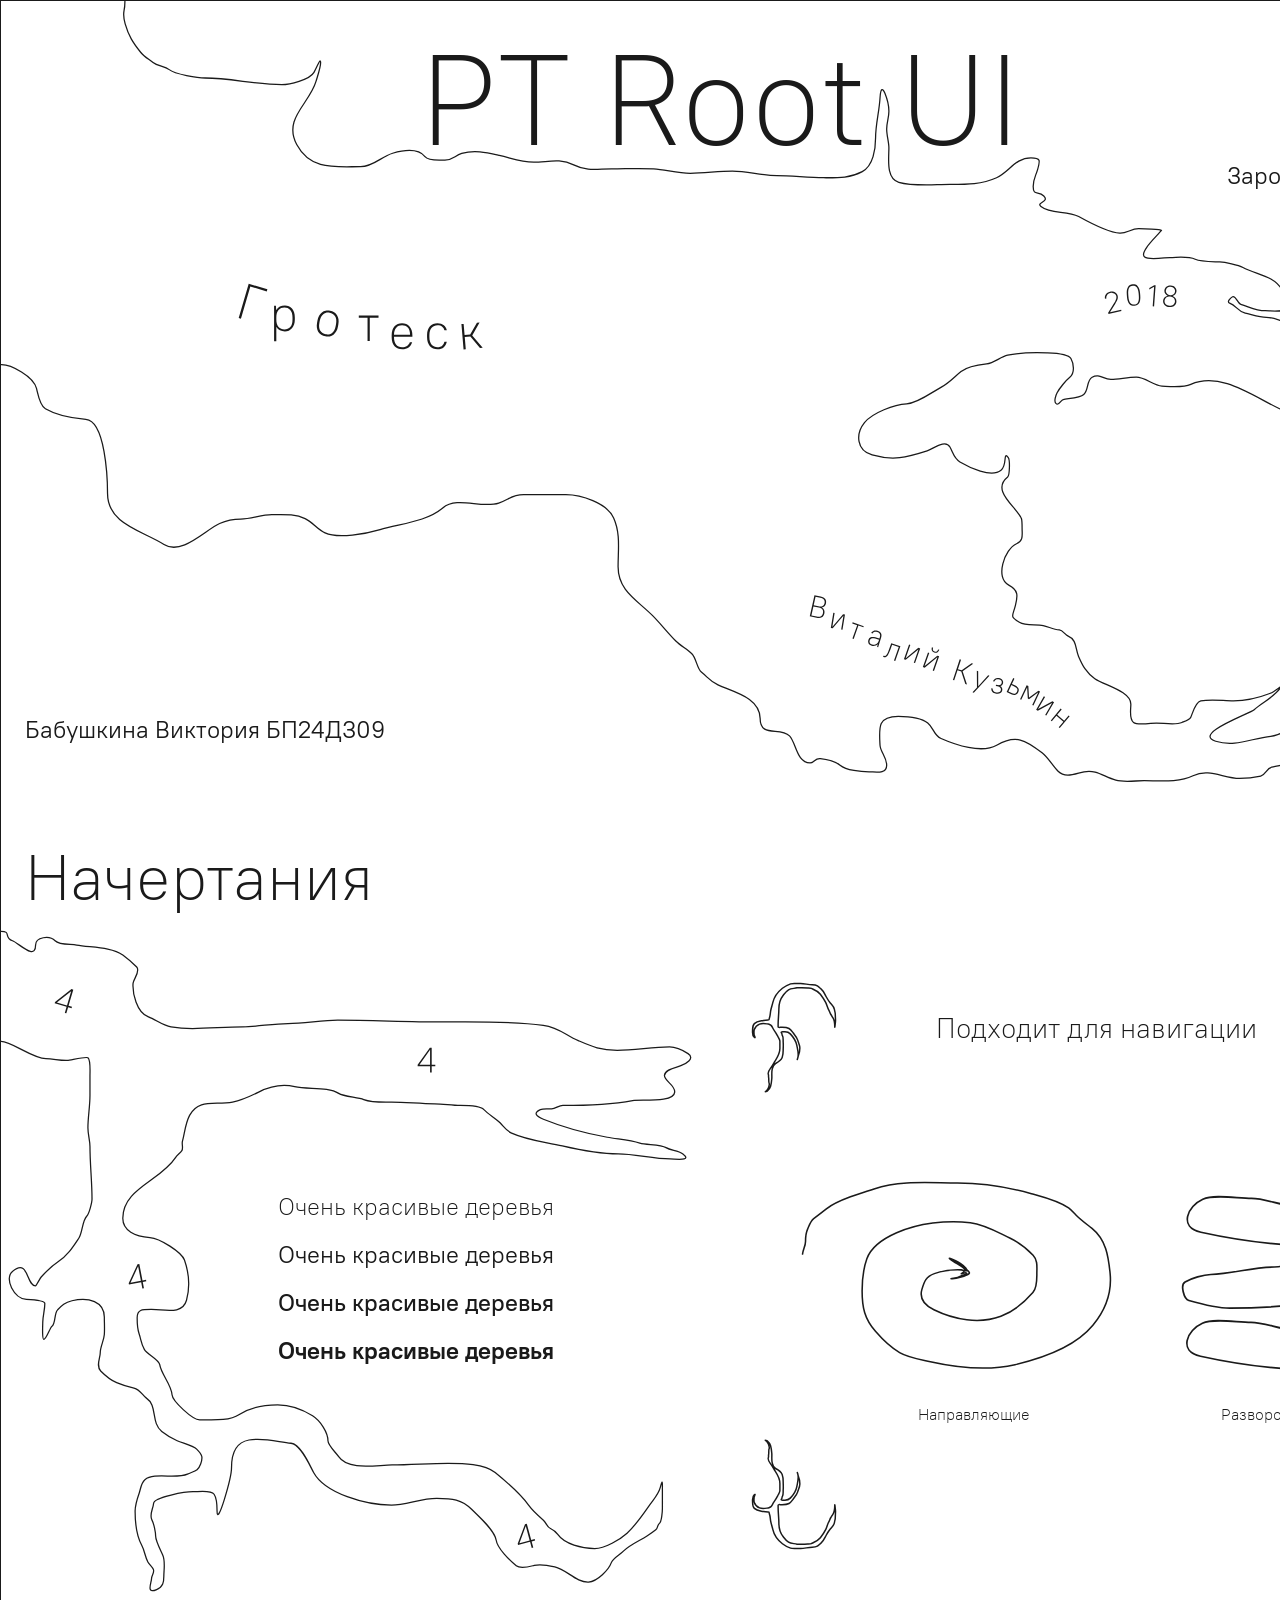
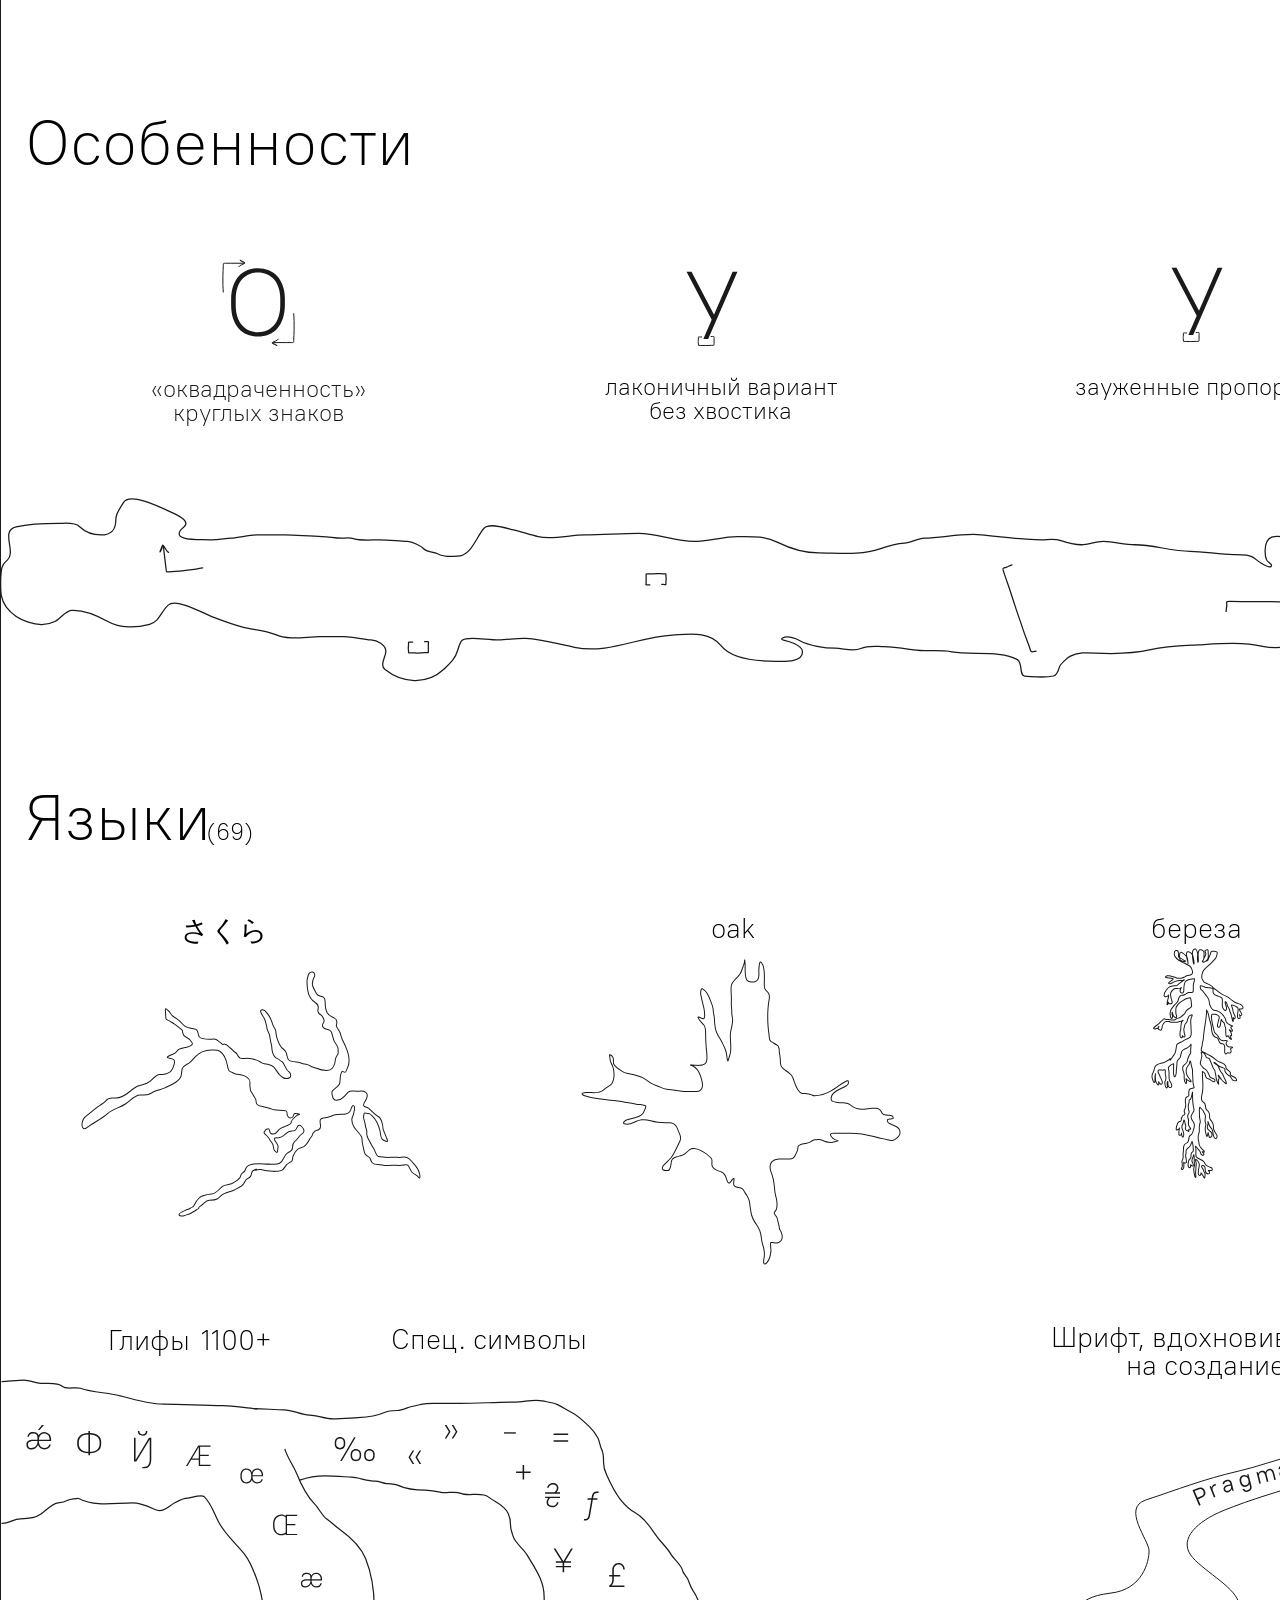
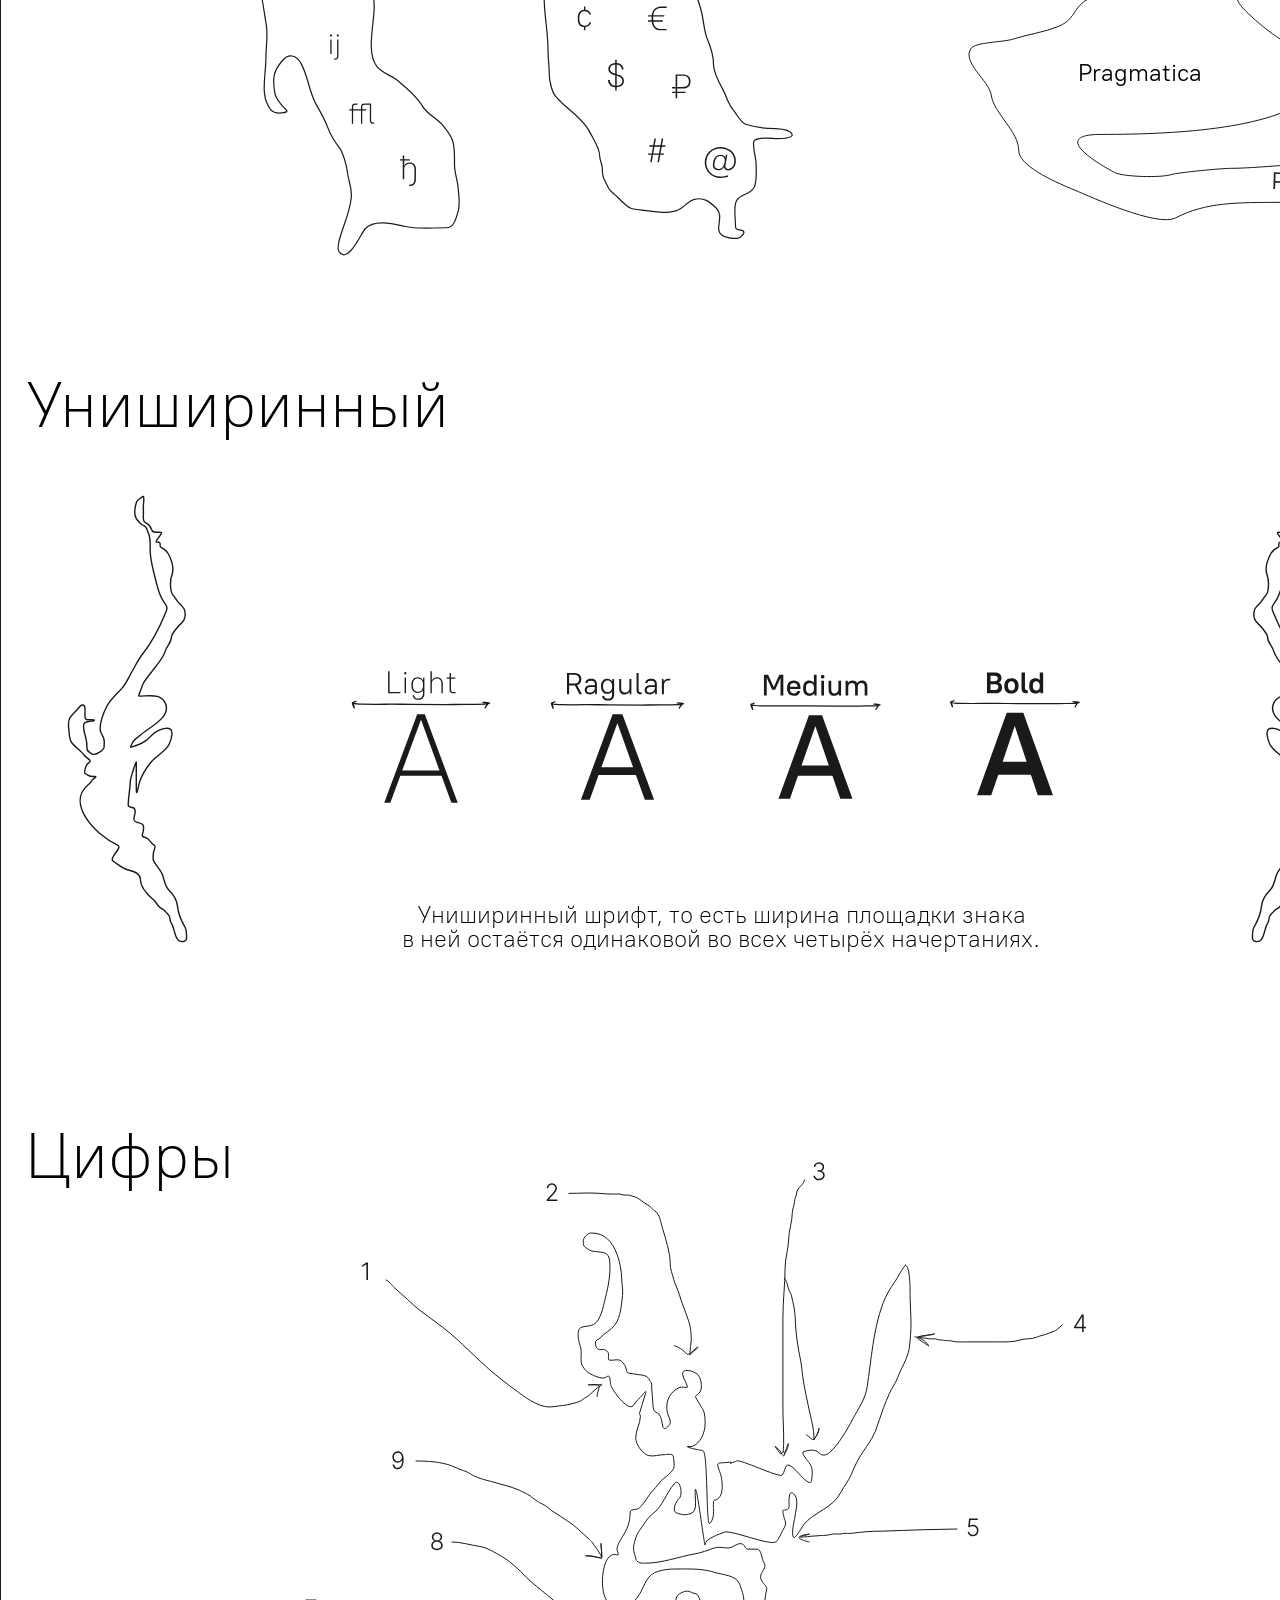
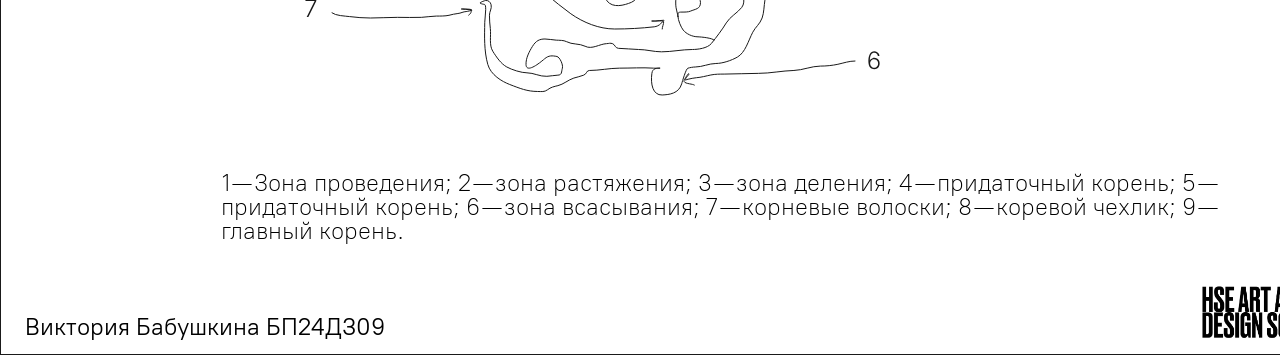
<file: index.html>
<!DOCTYPE html>
<html lang="en">
<head>
    <meta charset="UTF-8">
    <meta name="viewport" content="width=device-width, initial-scale=1.0">
    <title>Document</title>
    <link rel="stylesheet" href="./css/style.css">
</head>
<body>
 
    <div class="container">


<div class="fstr"> 
    <img class="f_img" src="./img/kor_1.svg" alt="">
    <h1> PT Root UI </h1>
    <h3 class="zd"> Зародина Дарья </h2>
    <h3 class="vb"> Бабушкина Виктория БП24ДЗ09</h2>
</div>

<div class="scnd">
 <div class="f_half">
    <h2 class="nach">Начертания</h2>
    <img class="s_img" src="./img/chet.svg" alt="">
</div>
    <div class="text_nach">
    <p class="light">Очень красивые деревья</p>
    <p class="reg">Очень красивые деревья</p>
    <p class="med">Очень красивые деревья</p>
    <p class="bold">Очень красивые деревья</p>
</div>

<div class="s_half">
    <img class="t_img" src="./img/kruk.svg" alt="">
    <h4 class="navig">Подходит для навигации</h4>
    <div class="f_nap">
     <img class="nap_img" src="./img/strelka.svg" alt="">
      <p class="nap">Направляющие</p>
    </div>
    <div class="f_raz">
    <img class="raz_img" src="./img/burger.svg" alt="">
    <p class="raz">Разворот бургера</p>
    </div>
</div>
</div>

<div class="features">
    <h2 class="osob">Особенности</h2>
    <div class="f_kvadro">
        <img class="img_kvadro" src="./img/o1.svg" alt="">
        <p class="text_kvadro">«оквадраченность»</p> <p class="serk">круглых знаков</p>
    </div>
    <div class="f_lack">
        <img class="img_lack" src="./img/u2.svg" alt="">
        <p class="text_lack">лаконичный вариант</p> <p class="hvost">без хвостика</p>
    </div>
    <div class="f_prop">
        <img class="img_prop" src="./img/u2.svg" alt="">
        <p class="text_prop">зауженные пропорции</p>
    </div>
    <div class="f_kor">
        <img class="img_kor" src="./img/kor_os.svg" alt="">
    </div>
</div>

<div class="language">
    <h2 class="text_language_1">Языки</h2> <p class="text_language_2">(69)</p>
    <div class="jap">
        <h3 class="text_jap">さくら</h3>
        <img class="img_jap" src="./img/sakura.svg" alt="">
    </div>
    <div class="amerika">
        <h3 class="text_amerika">oak</h3>
        <img class="img_amerika" src="./img/dub.svg" alt="">
    </div>
    <div class="russia">
        <h3 class="text_russia">береза</h3>
        <img class="img_russia" src="./img/bereza.svg" alt="">
    </div>
</div>

<div class="Glif">
    <h3 class="text_glif">Глифы</h3> <p class="text_1100">1100+</p> <h3 class="text_spec">Спец. символы</h3> <h3 class="text_font1">Шрифт, вдохновивший</h3> <p class="text_font2">на создание</p>
    <div class="glif_spec">
        <img class="img_glif_spec" src="./img/glif.svg" alt="">
    </div>
    <div class="font">
        <img class="img_font" src="./img/wow.svg" alt="картинка">
        <p class="text_font">Pragmatica</p>
    </div>
</div>

<div class="uni">
    <h2 class="text_uni">Униширинный</h2>
    <div class="r_ang">
        <img class="img_r_ang" src="./img/1_ang.svg" alt="картинка">
    </div>
 <div class="vse_uni">
    <div class="sh_light">
        <img class="img_light" src="./img/light.svg" alt="картинка">
    </div>
    <div class="sh_reg">
        <img class="img_reg" src="./img/reg.svg" alt="картинка">
    </div>
    <div class="sh_med">
        <img class="img_med" src="./img/med.svg" alt="картинка">
    </div>
    <div class="sh_bold">
        <img class="img_bold" src="./img/bold.svg" alt="картинка">
    </div>
</div>
    <div class="l_ang">
        <img class="img_l_ang" src="./img/2_ang.svg" alt="картинка">
    </div>
    <div class="text_ouni">
        <p class="text_ouni1">Униширинный шрифт, то есть ширина площадки знака </p> 
        <p class="text_ouni2">в ней остаётся одинаковой во всех четырёх начертаниях. </p>
    </div>
</div>

<div class="nambers">
    <h2 class="text_nambers">Цифры</h2>
    <div class="F_img_nambers">
        <img class="img_nambers" src="./img/namb.svg" alt="картинка">
    </div>
    <div class="text_p_nambers">
        <p class="text_nambers2">
            1—Зона проведения; 2—зона растяжения; 3—зона деления; 4—придаточный корень; 5—</p>
            <p class="text_nambers3">придаточный корень; 6—зона всасывания; 7—корневые волоски; 8—коревой чехлик; 9—</p>
            <p class="text_nambers4">главный корень.</p>
    </div>
</div>

<div class="text_vika">
    <p class="vika">Виктория Бабушкина БП24ДЗ09</p>
</div>

 <div class="Logo"> 
    <img class="img_logo" src="./img/logo_hse_ch.png" alt="ВШЭ">
 </div>


</div>

</body>
</html>
</file>
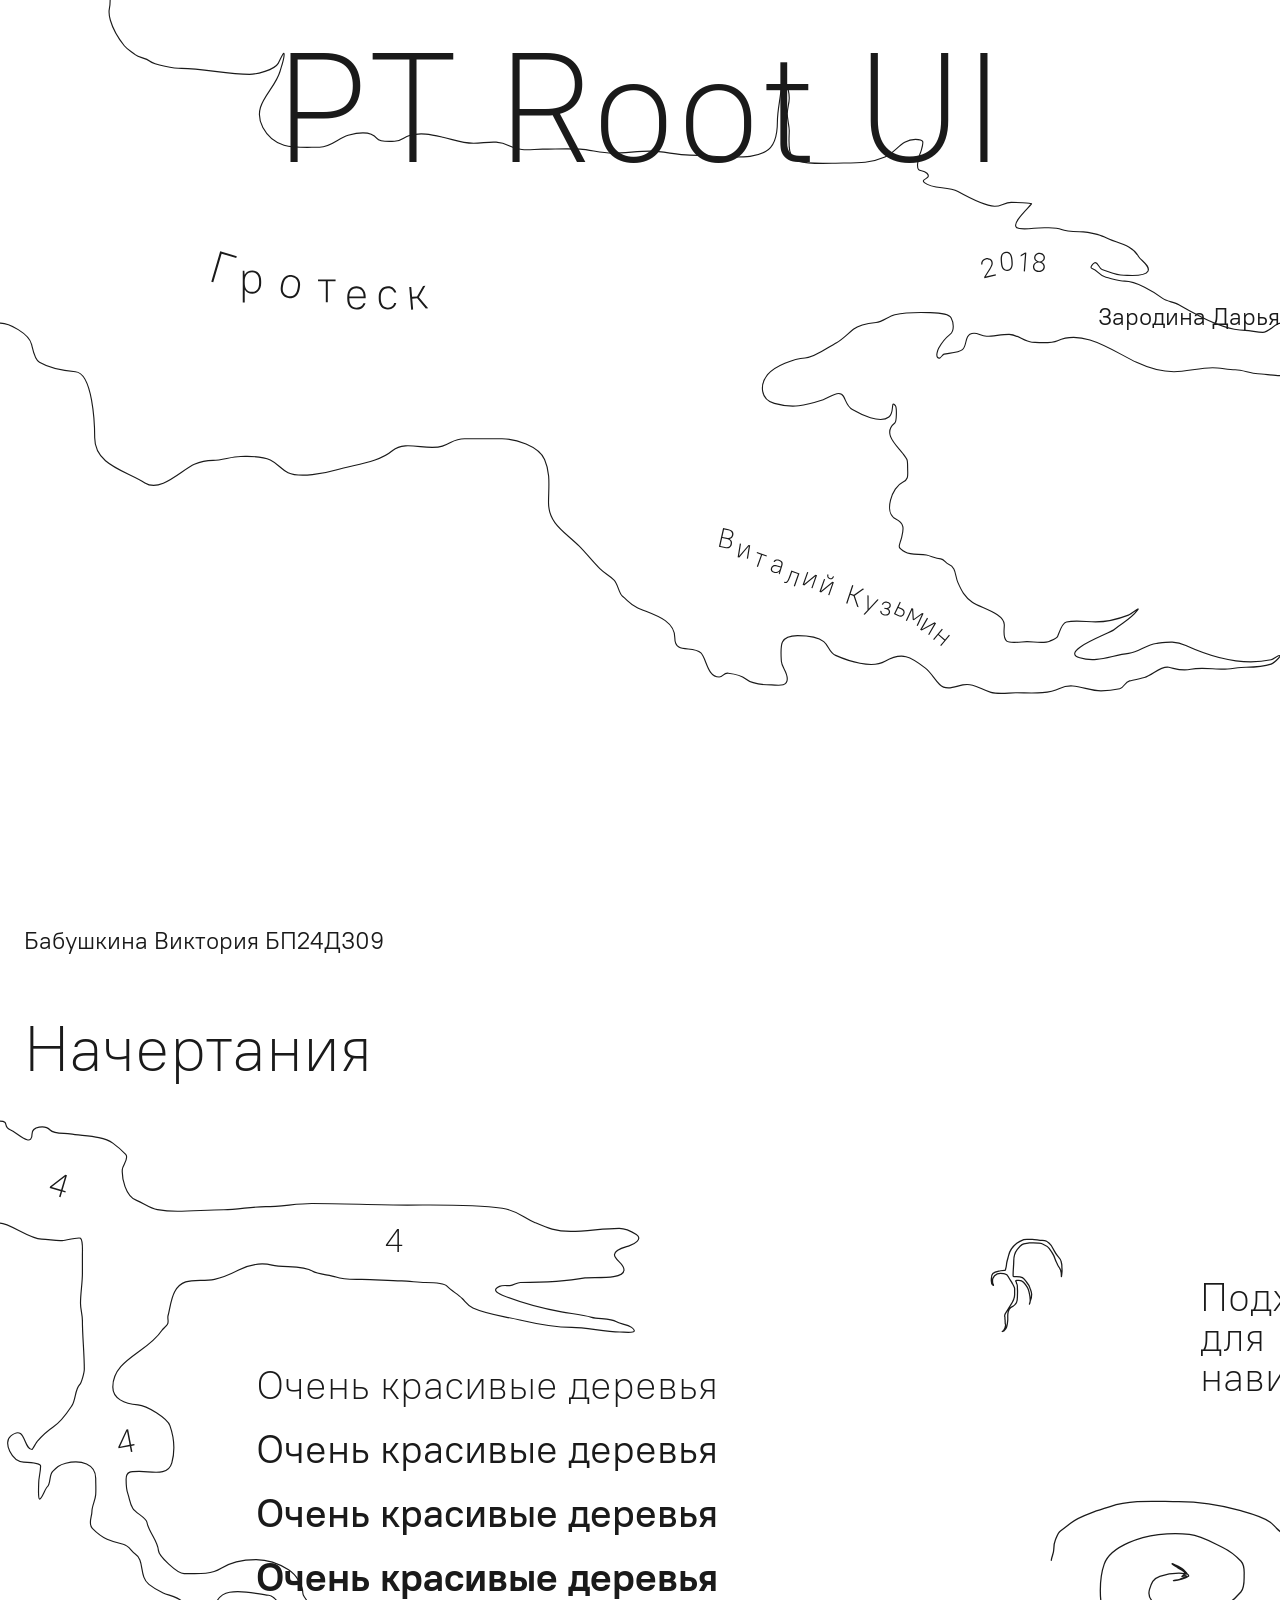
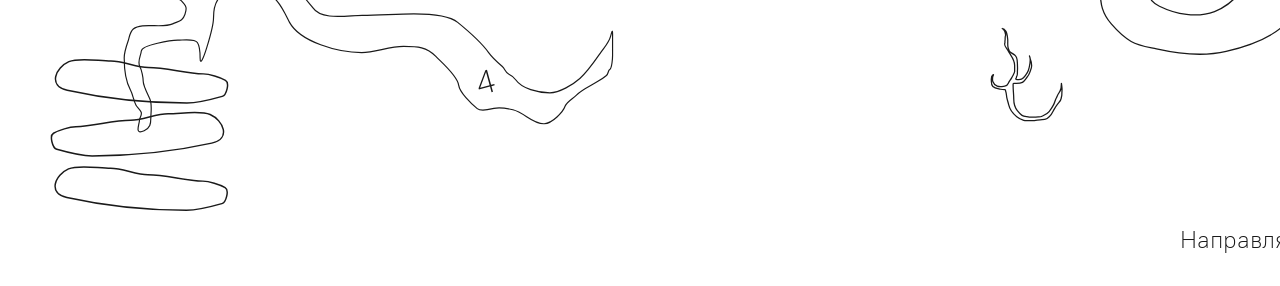
<file: ART-PRACTICE_M1-main/index.html>
<!DOCTYPE html>
<html lang="en">
<head>
    <meta charset="UTF-8">
    <meta name="viewport" content="width=device-width, initial-scale=1.0">
    <title>Document</title>
    <link rel="stylesheet" href="./css/style.css">
</head>
<body>
<div class="fstr"> 
    <img class="f_img" src="./img/корень 1 АП.svg" alt="">
    <h1> PT Root UI </h1>
    <h3 class="zd"> Зародина Дарья </h2>
    <h3 class="vb"> Бабушкина Виктория БП24ДЗ09</h2>
</div>

<div class="scnd">
 <div class="f_half">
    <h2 class="nach">Начертания</h2>
    <img class="s_img" src="./img/Group 16.svg" alt="">
    <p class="light">Очень красивые деревья</p>
    <p class="reg">Очень красивые деревья</p>
    <p class="med">Очень красивые деревья</p>
    <p class="bold">Очень красивые деревья</p>
</div>
<div>
    <img class="t_img" src="./img/Group 17.svg" alt="">
    <h4 class="navig">Подходит для навигации</h4>
     <img class="nap_img" src="./img/Vector 19.svg" alt="">
    <img class="raz_img" src="./img/Group 15.svg" alt="">
    <p class="nap">Направляющие</p>
    <p class="raz">Разворот бургера</p>
</div>
</div>

<article>

</article>
</body>
</html>
</file>
<file: css/style.css>
@import "./reset.css"; /* путь до сброса */
@import "./fonts.css"; /* путь до шрифта */
@import "./cont.css"; /* путь до цвета и характеристик */
</file>
<file: ART-PRACTICE_M1-main/css/style.css>
@import "./reset.css"; /* путь до сброса */
@import "./fonts.css"; /* путь до шрифта */
@import "./cont.css"; /* путь до цвета и характеристик */
</file>
